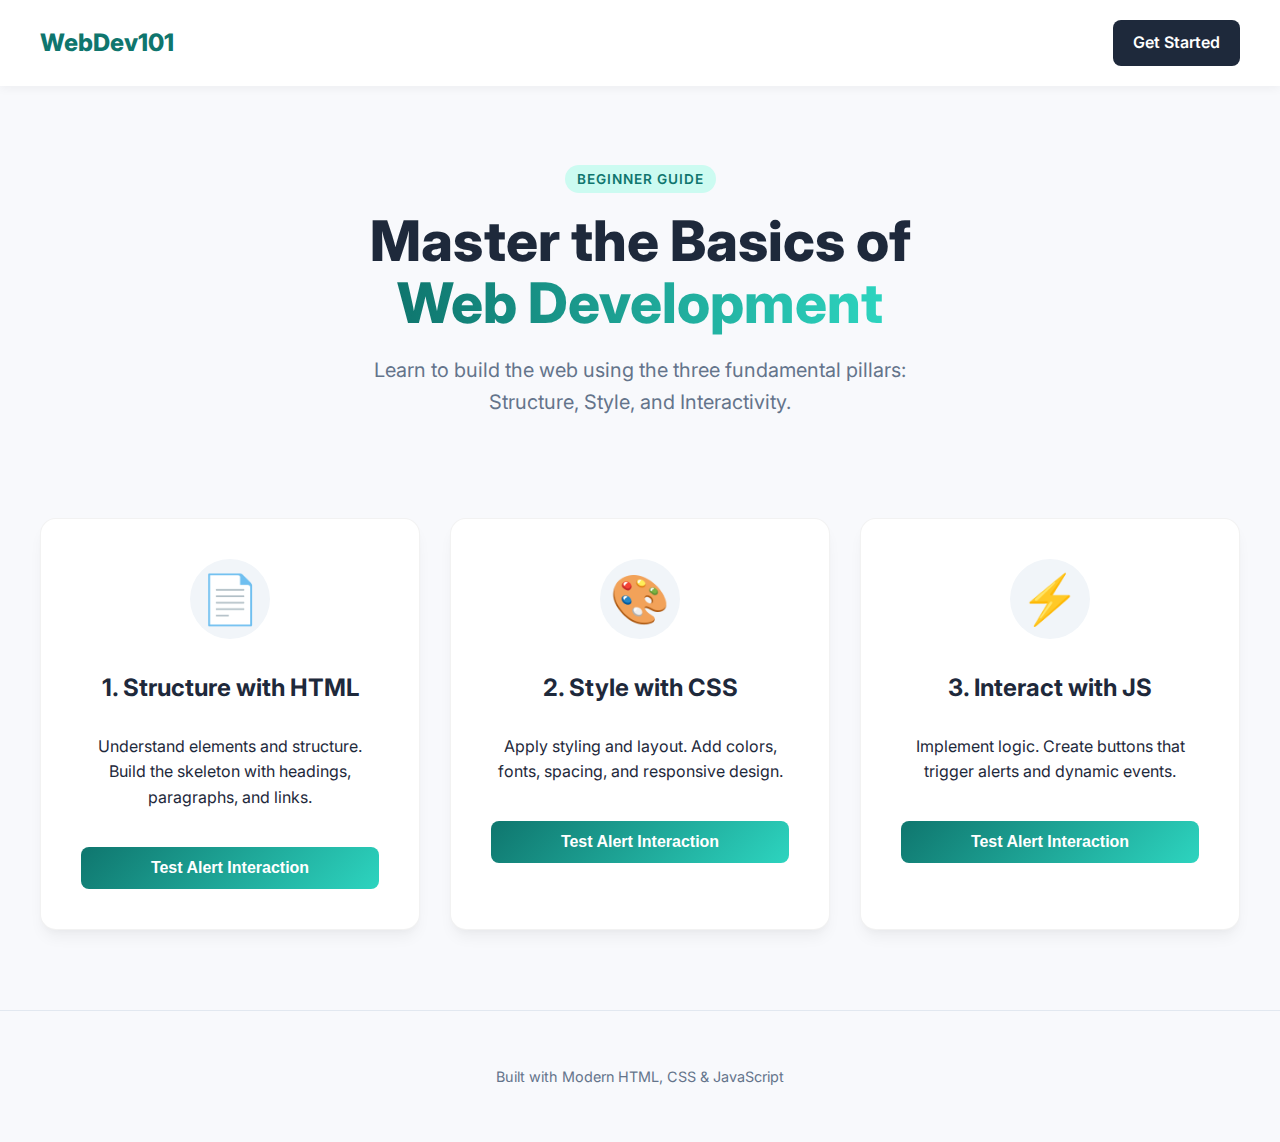
<file: index.html>
<!DOCTYPE html>
<html lang="en">
<head>
    <meta charset="UTF-8">
    <meta name="viewport" content="width=device-width, initial-scale=1.0">
    <title>Modern Web Dev Basics</title>
    <link rel="stylesheet" href="style.css">
    <link href="https://fonts.googleapis.com/css2?family=Inter:wght@300;400;600;800&display=swap" rel="stylesheet">
</head>
<body>

    <nav class="navbar">
        <div class="logo">WebDev<span class="highlight">101</span></div>
        <a href="#" class="btn-primary">Get Started</a>
    </nav>

    <header class="hero">
        <div class="container">
            <span class="badge">Beginner Guide</span>
            <h1>Master the Basics of <br> <span class="text-gradient">Web Development</span></h1>
            <p class="subtitle">Learn to build the web using the three fundamental pillars: Structure, Style, and Interactivity.</p>
        </div>
    </header>

    <main class="container">
        <section class="grid-layout">
            
            <div class="card">
                <div class="icon-box html-icon">📄</div>
                <h2>1. Structure with HTML</h2>
                <p>Understand elements and structure. Build the skeleton with headings, paragraphs, and links.</p>
                <button id="interactiveBtn" class="btn-action">Test Alert Interaction</button>
            </div>

            <div class="card">
                <div class="icon-box css-icon">🎨</div>
                <h2>2. Style with CSS</h2>
                <p>Apply styling and layout. Add colors, fonts, spacing, and responsive design.</p>
                <button id="interactiveBtn" class="btn-action">Test Alert Interaction</button>
            </div>

            <div class="card">
                <div class="icon-box js-icon">⚡</div>
                <h2>3. Interact with JS</h2>
                <p>Implement logic. Create buttons that trigger alerts and dynamic events.</p>
                <button id="interactiveBtn" class="btn-action">Test Alert Interaction</button>
            </div>

        </section>
    </main>

    <footer>
        <p>Built with Modern HTML, CSS & JavaScript</p>
    </footer>

    <script src="script.js"></script>
</body>
</html>
</file>
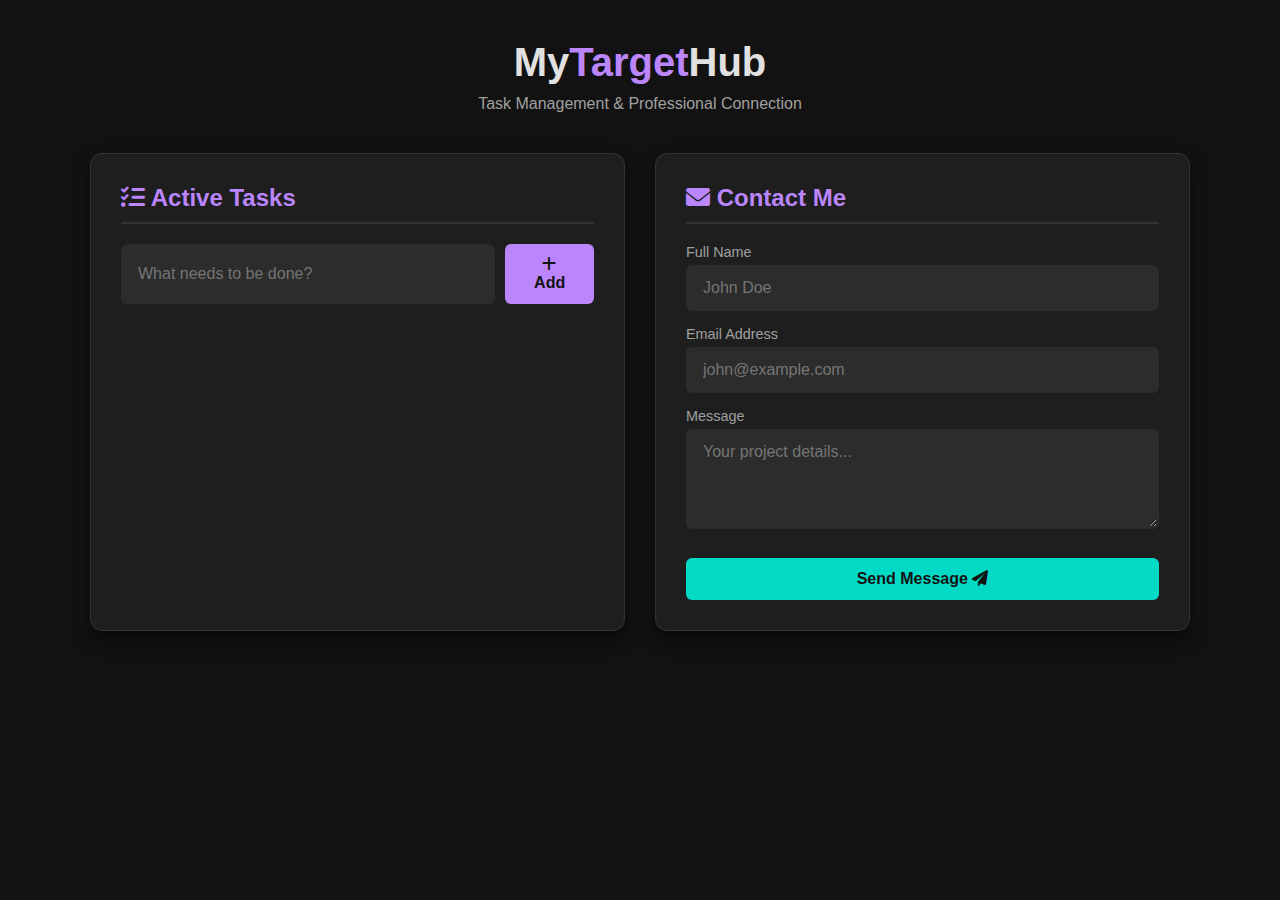
<file: Task -2/index.html>
<!DOCTYPE html>
<html lang="en">
<head>
    <meta charset="UTF-8">
    <meta name="viewport" content="width=device-width, initial-scale=1.0">
    <title>unique vision | Advanced Dashboard</title>
    <link rel="stylesheet" href="style.css">
    <link rel="stylesheet" href="https://cdnjs.cloudflare.com/ajax/libs/font-awesome/6.0.0/css/all.min.css">
</head>
<body>

    <div class="main-wrapper">
        <header class="header">
            <h1>My<span class="highlight">Target</span>Hub</h1>
            <p>Task Management & Professional Connection</p>
        </header>

        <div class="dashboard-grid">
            
            <section class="card task-card">
                <div class="card-header">
                    <h2><i class="fas fa-tasks"></i> Active Tasks</h2>
                </div>
                
                <div class="input-group">
                    <input type="text" id="taskInput" placeholder="What needs to be done?">
                    <button id="addTaskBtn" class="btn btn-primary"><i class="fas fa-plus"></i> Add</button>
                </div>

                <ul id="taskList" class="task-list">
                    </ul>
            </section>

            <section class="card form-card">
                <div class="card-header">
                    <h2><i class="fas fa-envelope"></i> Contact Me</h2>
                </div>

                <form id="contactForm" novalidate>
                    <div class="form-control">
                        <label for="name">Full Name</label>
                        <input type="text" id="name" placeholder="John Doe">
                        <small class="error-text">Name is required</small>
                    </div>

                    <div class="form-control">
                        <label for="email">Email Address</label>
                        <input type="email" id="email" placeholder="john@example.com">
                        <small class="error-text">Enter a valid email</small>
                    </div>

                    <div class="form-control">
                        <label for="message">Message</label>
                        <textarea id="message" rows="4" placeholder="Your project details..."></textarea>
                        <small class="error-text">Message must be at least 10 characters</small>
                    </div>

                    <button type="submit" class="btn btn-secondary">Send Message <i class="fas fa-paper-plane"></i></button>
                    <div id="successMessage" class="success-banner">Message Sent Successfully!</div>
                </form>
            </section>

        </div>
    </div>

    <script src="script.js"></script>
</body>
</html>
</file>
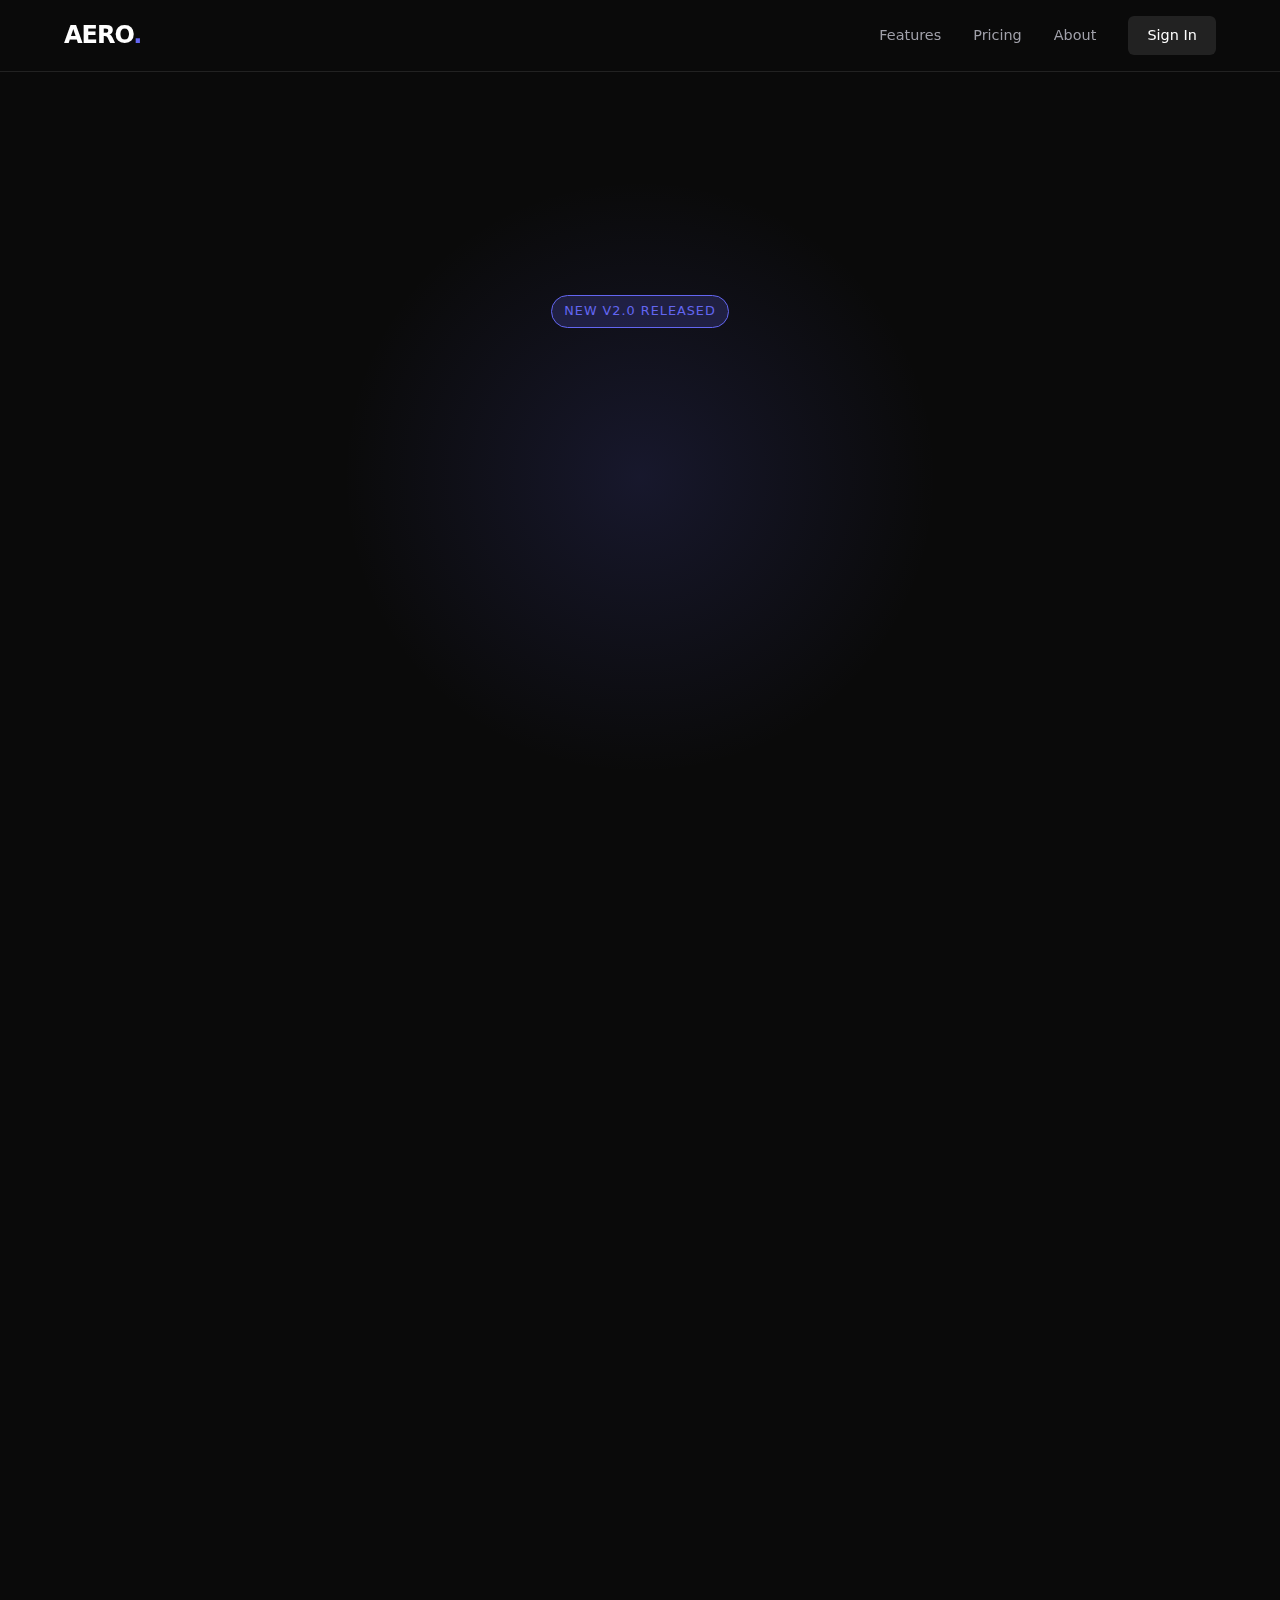
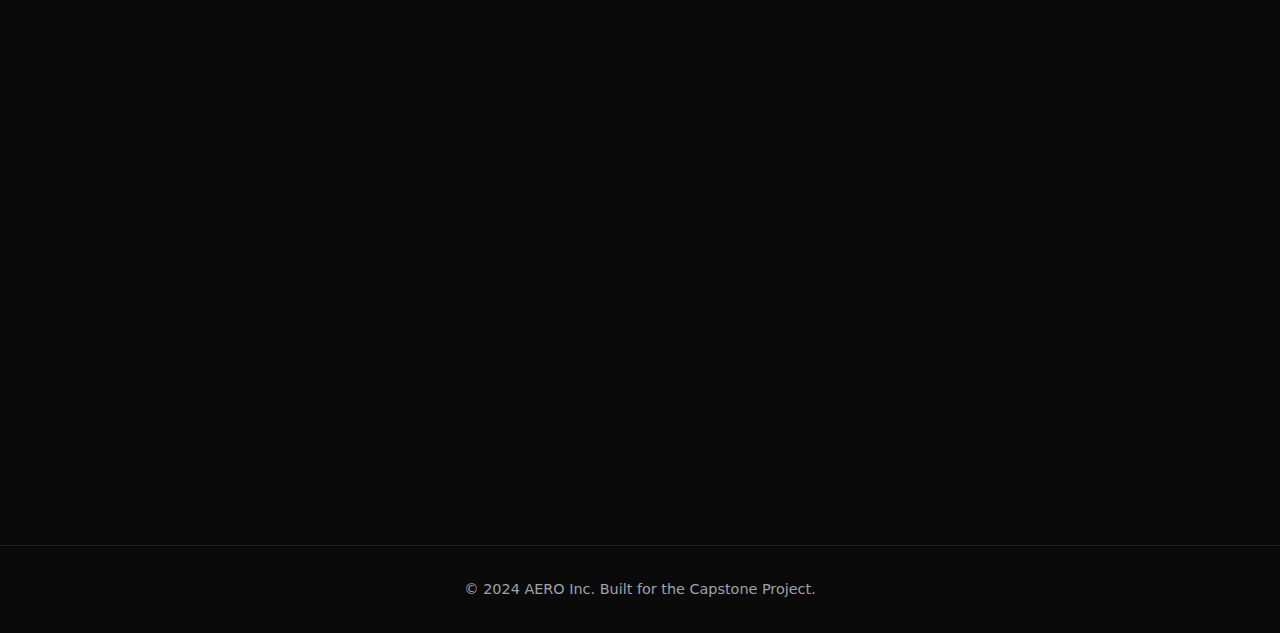
<file: Task 5/index.html>
<!DOCTYPE html>
<html lang="en">
<head>
    <meta charset="UTF-8">
    <meta name="viewport" content="width=device-width, initial-scale=1.0">
    <title>AERO | Future Web</title>
    <link rel="stylesheet" href="style.css">
    <script src="script.js" defer></script>
</head>
<body>

    <nav class="navbar">
        <div class="logo">AERO<span class="dot">.</span></div>
        <div class="nav-links" id="navLinks">
            <a href="#features">Features</a>
            <a href="#pricing">Pricing</a>
            <a href="#about">About</a>
            <a href="#" class="btn-login">Sign In</a>
        </div>
        <div class="menu-toggle" id="menuToggle">
            <div class="bar"></div>
            <div class="bar"></div>
        </div>
    </nav>

    <header class="hero">
        <div class="hero-content">
            <span class="pill">New v2.0 Released</span>
            <h1 class="fade-in">Build Faster.<br>Scale <span class="gradient-text">Infinitely.</span></h1>
            <p class="fade-in delay-1">The all-in-one platform for modern web development. Deploy in seconds, not hours.</p>
            <div class="hero-btns fade-in delay-2">
                <button class="btn-primary">Get Started</button>
                <button class="btn-secondary">View Documentation</button>
            </div>
        </div>
        <div class="glow-bg"></div>
    </header>

    <section class="features" id="features">
        <h2 class="section-title hidden">Everything you need</h2>
        <div class="grid">
            <div class="card hidden">
                <div class="icon">⚡</div>
                <h3>Lightning Fast</h3>
                <p>Optimized for sub-second load times on all devices.</p>
            </div>
            <div class="card hidden delay-1">
                <div class="icon">🛡️</div>
                <h3>Secure by Default</h3>
                <p>Enterprise-grade encryption for all your user data.</p>
            </div>
            <div class="card wide hidden delay-2">
                <div class="icon">📊</div>
                <h3>Real-time Analytics</h3>
                <p>Track your growth with our built-in dashboard. No extra plugins required.</p>
                <div class="fake-chart">
                    <div class="bar" style="height: 40%"></div>
                    <div class="bar" style="height: 70%"></div>
                    <div class="bar" style="height: 50%"></div>
                    <div class="bar" style="height: 90%"></div>
                </div>
            </div>
        </div>
    </section>

    <section class="cta hidden">
        <div class="cta-box">
            <h2>Ready to launch?</h2>
            <p>Join 10,000+ developers building with Aero today.</p>
            <button class="btn-primary">Start Free Trial</button>
        </div>
    </section>

    <footer>
        <p>&copy; 2024 AERO Inc. Built for the Capstone Project.</p>
    </footer>

</body>
</html>
</file>
<file: Task -2/style.css>
/* --- 1. ADVANCED COLOR PALETTE (CSS Variables) --- */
:root {
    /* Backgrounds */
    --bg-main: #121212;        /* Very Dark Grey (Almost Black) */
    --bg-card: #1e1e1e;        /* Dark Grey Card */
    --bg-input: #2c2c2c;       /* Slightly Lighter Input */
    
    /* Accents */
    --primary: #bb86fc;        /* Soft Neon Purple */
    --primary-hover: #9965f4;
    --secondary: #03dac6;      /* Teal/Cyan */
    --secondary-hover: #018786;
    
    /* Text */
    --text-white: #e1e1e1;
    --text-gray: #a0a0a0;
    
    /* Status */
    --error: #cf6679;          /* Muted Red */
    --success: #03dac6;        /* Teal for Success */
    
    /* Effects */
    --shadow: 0 8px 16px rgba(0,0,0,0.5);
    --border-radius: 12px;
}

/* --- 2. GLOBAL RESET --- */
* {
    margin: 0;
    padding: 0;
    box-sizing: border-box;
    font-family: 'Segoe UI', Tahoma, Geneva, Verdana, sans-serif;
}

body {
    background-color: var(--bg-main);
    color: var(--text-white);
    min-height: 100vh;
    display: flex;
    justify-content: center;
    padding: 40px 20px;
}

/* --- 3. LAYOUT & RESPONSIVENESS --- */
.main-wrapper {
    width: 100%;
    max-width: 1100px;
}

.header {
    text-align: center;
    margin-bottom: 40px;
}

.header h1 {
    font-size: 2.5rem;
    margin-bottom: 10px;
}

.highlight {
    color: var(--primary);
}

.header p {
    color: var(--text-gray);
}

/* GRID LAYOUT: Switches to Flex-col on mobile */
.dashboard-grid {
    display: grid;
    grid-template-columns: 1fr 1fr;
    gap: 30px;
}

@media (max-width: 768px) {
    .dashboard-grid {
        grid-template-columns: 1fr; /* Stack vertically on phones */
    }
}

/* --- 4. COMPONENT STYLES --- */
.card {
    background-color: var(--bg-card);
    border-radius: var(--border-radius);
    padding: 30px;
    box-shadow: var(--shadow);
    border: 1px solid #333;
    transition: transform 0.3s ease;
}

.card:hover {
    transform: translateY(-5px);
    border-color: var(--primary);
}

.card-header h2 {
    color: var(--primary);
    margin-bottom: 20px;
    border-bottom: 2px solid #333;
    padding-bottom: 10px;
}

/* Inputs & Buttons */
input, textarea {
    width: 100%;
    padding: 12px 15px;
    background-color: var(--bg-input);
    border: 2px solid transparent;
    border-radius: 6px;
    color: white;
    font-size: 1rem;
    outline: none;
    transition: 0.3s;
}

input:focus, textarea:focus {
    border-color: var(--primary);
    background-color: #383838;
}

.btn {
    cursor: pointer;
    border: none;
    padding: 12px 25px;
    border-radius: 6px;
    font-weight: bold;
    font-size: 1rem;
    transition: 0.3s;
    color: #121212;
}

.btn-primary {
    background-color: var(--primary);
}
.btn-primary:hover { background-color: var(--primary-hover); }

.btn-secondary {
    background-color: var(--secondary);
    width: 100%;
    margin-top: 10px;
}
.btn-secondary:hover { background-color: var(--secondary-hover); }

/* --- 5. TASK LIST SPECIFIC --- */
.input-group {
    display: flex;
    gap: 10px;
    margin-bottom: 20px;
}

.task-list {
    list-style: none;
}

.task-item {
    background: #252525;
    padding: 12px;
    margin-bottom: 10px;
    border-radius: 6px;
    display: flex;
    justify-content: space-between;
    align-items: center;
    border-left: 4px solid var(--secondary);
    animation: slideIn 0.3s ease-out;
}

.task-item.completed span {
    text-decoration: line-through;
    color: var(--text-gray);
}

.delete-btn {
    background: none;
    border: none;
    color: var(--error);
    cursor: pointer;
    font-size: 1.2rem;
}

.delete-btn:hover { color: #ff8a80; }

/* --- 6. FORM VALIDATION SPECIFIC --- */
.form-control {
    margin-bottom: 15px;
}

label {
    display: block;
    margin-bottom: 5px;
    color: var(--text-gray);
    font-size: 0.9rem;
}

.error-text {
    color: var(--error);
    font-size: 0.8rem;
    margin-top: 5px;
    display: none; /* Hidden by default */
}

.form-control.error input, 
.form-control.error textarea {
    border-color: var(--error);
}

.form-control.error .error-text {
    display: block;
}

.success-banner {
    margin-top: 15px;
    padding: 10px;
    background-color: rgba(3, 218, 198, 0.2);
    color: var(--success);
    text-align: center;
    border-radius: 6px;
    display: none;
    border: 1px solid var(--success);
}

/* Animation */
@keyframes slideIn {
    from { opacity: 0; transform: translateX(-20px); }
    to { opacity: 1; transform: translateX(0); }
}
</file>
<file: style.css>
/* --- 1. Global Reset & Variables --- */
:root {
    --bg-color: #f8f9fc;
    --card-bg: #ffffff;
    --text-primary: #1e293b;
    --text-secondary: #64748b;
    --accent-color: #0f766e; /* Teal from your image */
    --accent-hover: #115e59;
    --highlight: #2dd4bf;
    --radius: 16px;
    --shadow: 0 10px 15px -3px rgba(0, 0, 0, 0.05), 0 4px 6px -2px rgba(0, 0, 0, 0.025);
}

body {
    margin: 0;
    font-family: 'Inter', sans-serif;
    background-color: var(--bg-color);
    color: var(--text-primary);
    line-height: 1.6;
}

/* --- 2. Layout & Typography --- */
.container {
    max-width: 1200px;
    margin: 0 auto;
    padding: 0 20px;
    text-align: center;
}

.navbar {
    display: flex;
    justify-content: space-between;
    align-items: center;
    padding: 20px 40px;
    background: white;
    box-shadow: 0 2px 10px rgba(0,0,0,0.05);
}

.logo {
    font-weight: 800;
    font-size: 1.5rem;
    color: var(--accent-color);
}

/* --- 3. Hero Section --- */
.hero {
    padding: 80px 0 60px;
}

.badge {
    background-color: #ccfbf1;
    color: var(--accent-color);
    padding: 6px 12px;
    border-radius: 50px;
    font-size: 0.85rem;
    font-weight: 600;
    text-transform: uppercase;
    letter-spacing: 1px;
}

h1 {
    font-size: 3.5rem;
    margin: 20px 0;
    line-height: 1.1;
    font-weight: 800;
}

.text-gradient {
    background: linear-gradient(90deg, var(--accent-color), var(--highlight));
    -webkit-background-clip: text;
    -webkit-text-fill-color: transparent;
}

.subtitle {
    font-size: 1.25rem;
    color: var(--text-secondary);
    max-width: 600px;
    margin: 0 auto;
}

/* --- 4. Cards Grid --- */
.grid-layout {
    display: grid;
    grid-template-columns: repeat(auto-fit, minmax(300px, 1fr));
    gap: 30px;
    margin-top: 40px;
    margin-bottom: 80px;
}

.card {
    background: var(--card-bg);
    padding: 40px;
    border-radius: var(--radius);
    box-shadow: var(--shadow);
    transition: transform 0.3s ease, box-shadow 0.3s ease;
    border: 1px solid rgba(0,0,0,0.05);
    display: flex;
    flex-direction: column;
    align-items: center;
}

/* Hover Effect: The card floats up slightly */
.card:hover {
    transform: translateY(-8px);
    box-shadow: 0 20px 25px -5px rgba(0, 0, 0, 0.1);
}

.icon-box {
    font-size: 3rem;
    margin-bottom: 20px;
    background: #f1f5f9;
    width: 80px;
    height: 80px;
    display: flex;
    align-items: center;
    justify-content: center;
    border-radius: 50%;
}

h2 {
    font-size: 1.5rem;
    margin: 10px 0;
}

.code-snippet {
    background: #1e1e1e;
    color: #a6accd;
    font-family: 'Courier New', monospace;
    padding: 8px 15px;
    border-radius: 6px;
    font-size: 0.9rem;
    margin-top: 15px;
    width: 100%;
    box-sizing: border-box;
}

/* --- 5. Buttons --- */
.btn-primary {
    background-color: var(--text-primary);
    color: white;
    padding: 10px 20px;
    border-radius: 8px;
    text-decoration: none;
    font-weight: 600;
    transition: background 0.3s;
}

.btn-action {
    background: linear-gradient(135deg, var(--accent-color), var(--highlight));
    color: white;
    border: none;
    padding: 12px 24px;
    border-radius: 8px;
    font-size: 1rem;
    cursor: pointer;
    font-weight: 600;
    margin-top: 20px;
    width: 100%;
    transition: filter 0.3s;
}

.btn-action:hover {
    filter: brightness(1.1); /* Makes button slightly brighter */
}

footer {
    padding: 40px;
    color: var(--text-secondary);
    font-size: 0.9rem;
    border-top: 1px solid #e2e8f0;
    text-align: center;
}

/* Mobile Responsiveness */
@media (max-width: 768px) {
    h1 { font-size: 2.5rem; }
    .navbar { padding: 15px 20px; }
}
</file>
<file: Task 5/style.css>
/* --- 1. MODERN RESET & VARIABLES --- */
:root {
    --bg: #0a0a0a;
    --card-bg: #171717;
    --text: #ffffff;
    --text-muted: #a1a1aa;
    --primary: #6366f1; /* Indigo */
    --accent: #a855f7;  /* Purple */
    --font: 'Inter', system-ui, -apple-system, sans-serif;
}

* { margin: 0; padding: 0; box-sizing: border-box; }

body {
    background-color: var(--bg);
    color: var(--text);
    font-family: var(--font);
    line-height: 1.6;
    overflow-x: hidden;
}

/* --- 2. NAVIGATION (GLASSMORPHISM) --- */
.navbar {
    position: sticky; top: 0; z-index: 100;
    display: flex; justify-content: space-between; align-items: center;
    padding: 1rem 5%;
    background: rgba(10, 10, 10, 0.7); /* See-through dark */
    backdrop-filter: blur(12px); /* Blur effect */
    border-bottom: 1px solid rgba(255,255,255,0.1);
}

.logo { font-weight: 800; font-size: 1.5rem; letter-spacing: -1px; }
.dot { color: var(--primary); }

.nav-links { display: flex; gap: 2rem; align-items: center; }
.nav-links a { color: var(--text-muted); text-decoration: none; font-size: 0.9rem; transition: 0.3s; }
.nav-links a:hover { color: var(--text); }

.btn-login {
    background: rgba(255,255,255,0.1); padding: 0.5rem 1.2rem;
    border-radius: 6px; color: white !important;
}
.btn-login:hover { background: rgba(255,255,255,0.2); }

/* Mobile Menu Button */
.menu-toggle { display: none; cursor: pointer; }
.bar { width: 25px; height: 2px; background: white; margin: 5px 0; }

/* --- 3. HERO SECTION --- */
.hero {
    min-height: 90vh;
    display: flex; flex-direction: column; justify-content: center; align-items: center;
    text-align: center;
    padding: 0 5%;
    position: relative;
    overflow: hidden;
}

.pill {
    font-size: 0.8rem; text-transform: uppercase; letter-spacing: 1px;
    background: rgba(99, 102, 241, 0.2); color: var(--primary);
    padding: 5px 12px; border-radius: 20px; border: 1px solid var(--primary);
    margin-bottom: 1.5rem; display: inline-block;
}

.hero h1 {
    font-size: 4rem; line-height: 1.1; margin-bottom: 1.5rem;
    font-weight: 800; letter-spacing: -2px;
}

.gradient-text {
    background: linear-gradient(90deg, var(--primary), var(--accent));
    -webkit-background-clip: text;
    -webkit-text-fill-color: transparent;
}

.hero p { color: var(--text-muted); font-size: 1.2rem; max-width: 600px; margin-bottom: 2rem; }

.hero-btns { display: flex; gap: 1rem; justify-content: center; }
.btn-primary {
    background: var(--text); color: var(--bg); padding: 1rem 2rem;
    border: none; border-radius: 8px; font-weight: 600; cursor: pointer;
    transition: transform 0.2s;
}
.btn-secondary {
    background: transparent; color: var(--text); padding: 1rem 2rem;
    border: 1px solid rgba(255,255,255,0.2); border-radius: 8px; cursor: pointer;
}
.btn-primary:hover { transform: translateY(-3px); box-shadow: 0 10px 20px rgba(255,255,255,0.1); }

/* Background Glow Blob */
.glow-bg {
    position: absolute; width: 600px; height: 600px;
    background: radial-gradient(circle, rgba(99,102,241,0.15) 0%, rgba(0,0,0,0) 70%);
    top: 50%; left: 50%; transform: translate(-50%, -50%);
    z-index: -1; pointer-events: none;
}

/* --- 4. BENTO GRID FEATURES --- */
.features { padding: 5rem 10%; }
.section-title { text-align: center; font-size: 2.5rem; margin-bottom: 3rem; }

.grid {
    display: grid;
    grid-template-columns: repeat(auto-fit, minmax(300px, 1fr));
    gap: 1.5rem;
}

.card {
    background: var(--card-bg); padding: 2rem; border-radius: 16px;
    border: 1px solid rgba(255,255,255,0.05);
    transition: transform 0.3s;
}
.card:hover { transform: translateY(-5px); border-color: rgba(255,255,255,0.2); }

.wide { grid-column: span 2; } /* Makes card span 2 columns */

.icon { font-size: 2rem; margin-bottom: 1rem; }
.card h3 { margin-bottom: 0.5rem; }
.card p { color: var(--text-muted); font-size: 0.95rem; }

/* Fake CSS Chart for Visuals */
.fake-chart {
    display: flex; align-items: flex-end; gap: 10px; height: 100px;
    margin-top: 2rem; padding-top: 1rem; border-top: 1px solid rgba(255,255,255,0.1);
}
.fake-chart .bar {
    flex: 1; background: var(--primary); opacity: 0.5; border-radius: 4px 4px 0 0;
}
.fake-chart .bar:nth-child(even) { background: var(--accent); }

/* --- 5. ANIMATION UTILITIES --- */
.hidden { opacity: 0; transform: translateY(30px); transition: all 0.8s ease-out; }
.show { opacity: 1; transform: translateY(0); }

/* Initial Load Animations */
.fade-in { animation: fadeIn 1s ease-out forwards; opacity: 0; transform: translateY(20px); }
.delay-1 { animation-delay: 0.2s; }
.delay-2 { animation-delay: 0.4s; }

@keyframes fadeIn {
    to { opacity: 1; transform: translateY(0); }
}

/* --- 6. CTA & FOOTER --- */
.cta { padding: 5rem 5%; display: flex; justify-content: center; }
.cta-box {
    background: linear-gradient(135deg, #1e1b4b, #312e81);
    padding: 3rem; border-radius: 20px; text-align: center; width: 100%; max-width: 800px;
}
.cta h2 { font-size: 2rem; margin-bottom: 1rem; }
footer { text-align: center; padding: 2rem; color: var(--text-muted); font-size: 0.9rem; border-top: 1px solid rgba(255,255,255,0.1); margin-top: 3rem; }

/* --- RESPONSIVE --- */
@media (max-width: 768px) {
    .hero h1 { font-size: 2.5rem; }
    .nav-links { display: none; position: absolute; top: 100%; left: 0; width: 100%; background: black; flex-direction: column; padding: 2rem; }
    .nav-links.active { display: flex; }
    .menu-toggle { display: block; }
    .wide { grid-column: span 1; }
}
</file>
